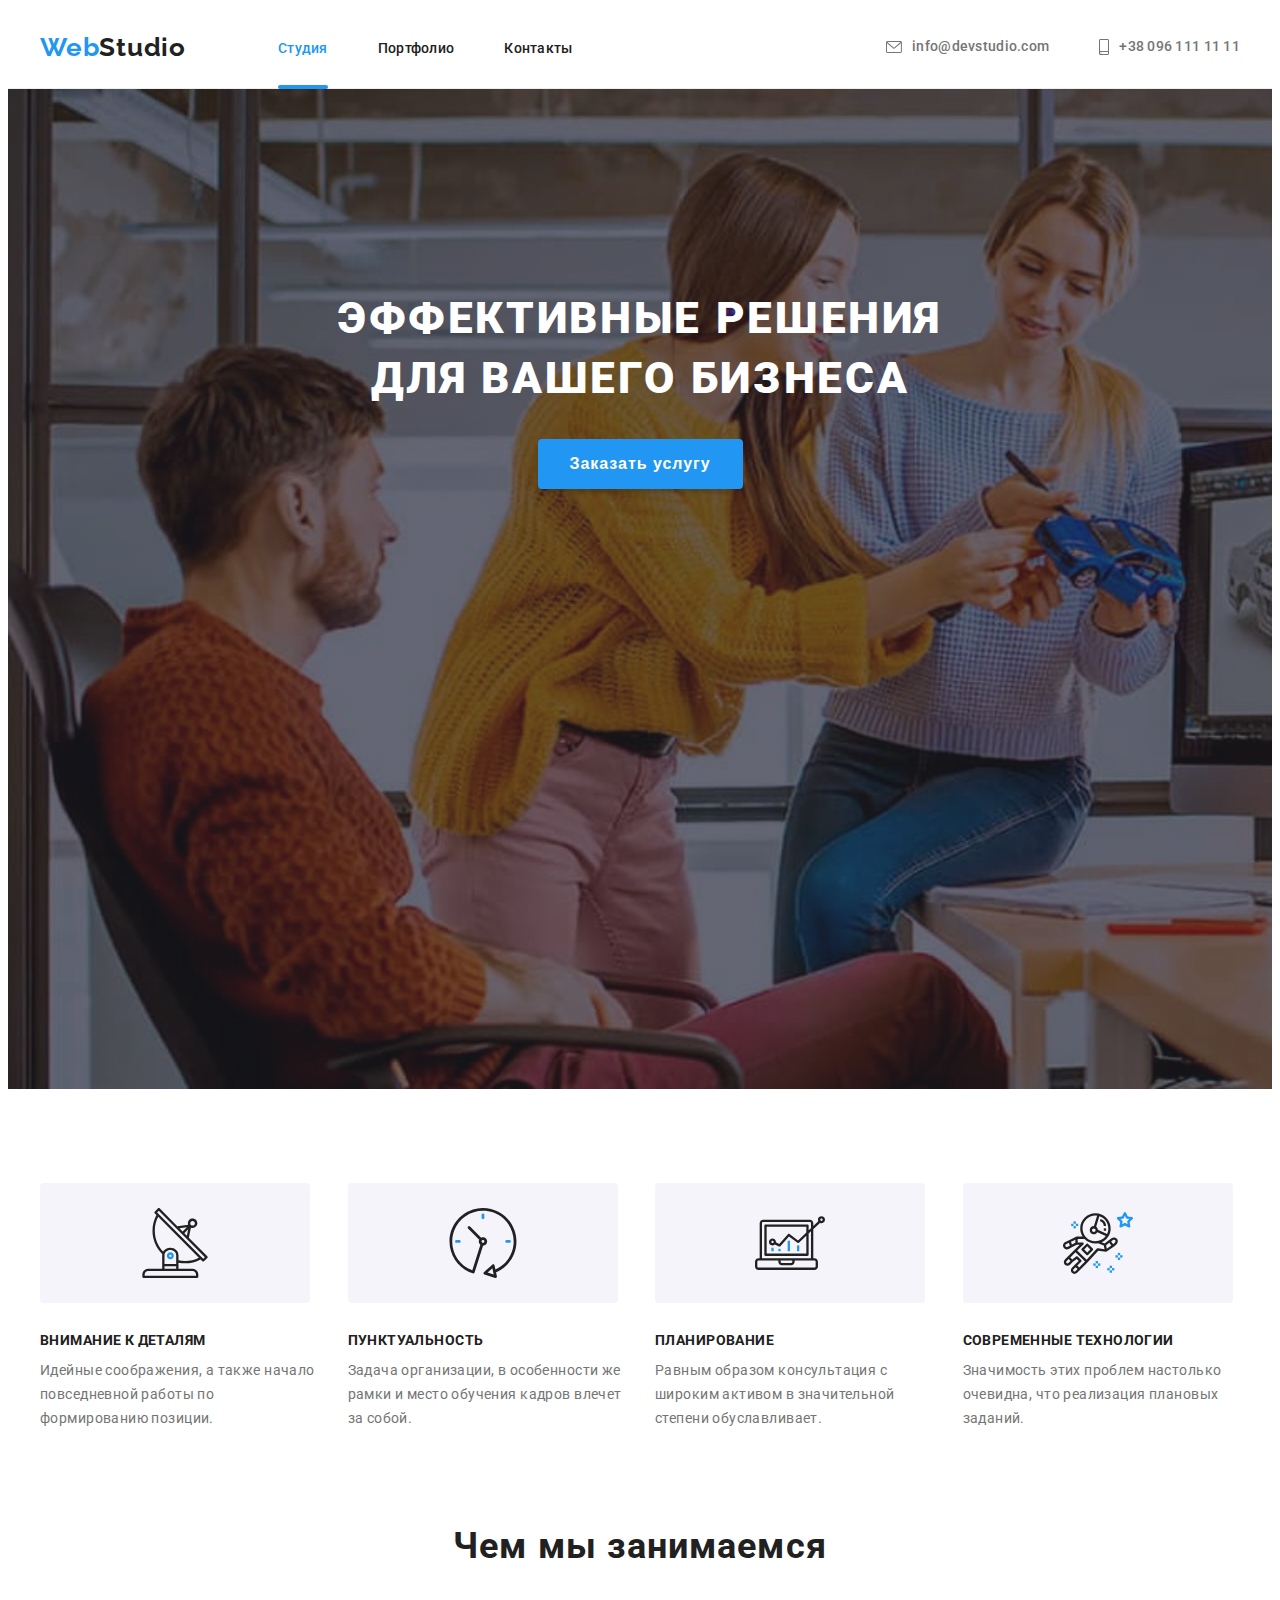
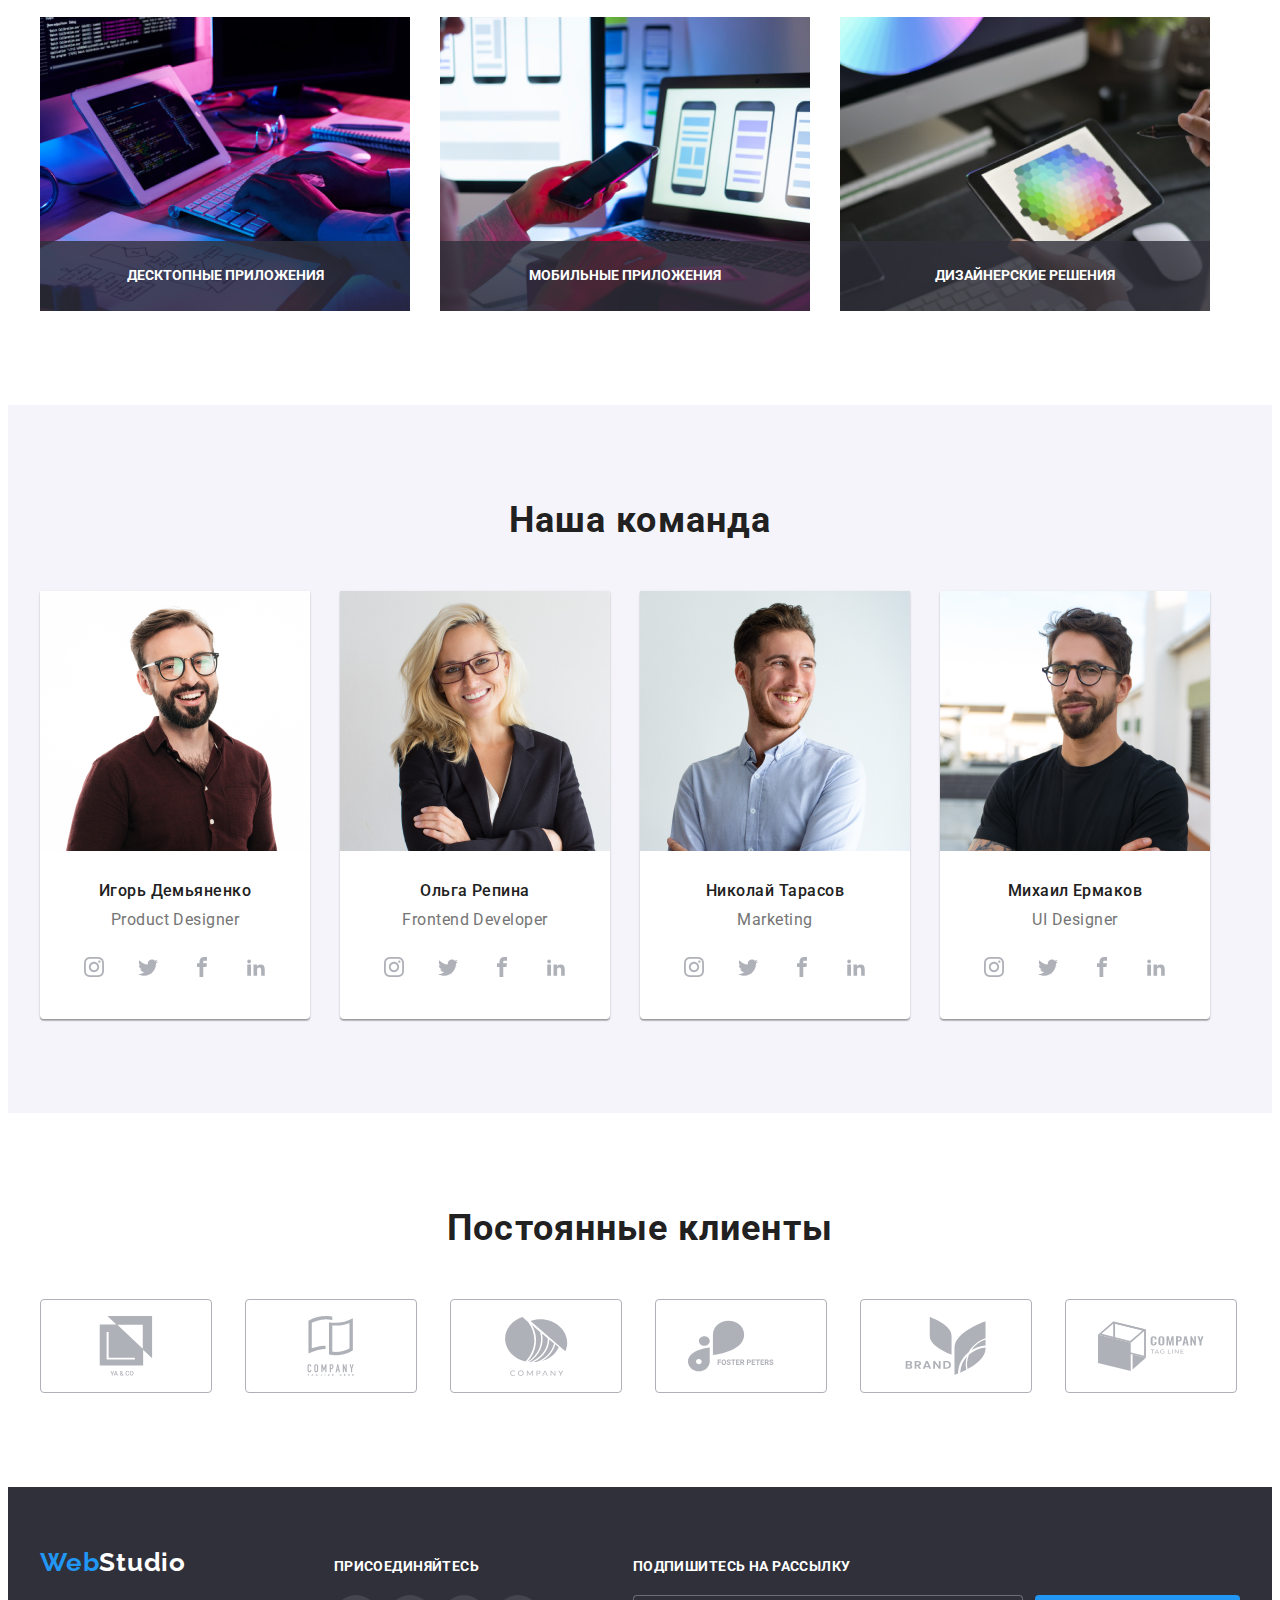
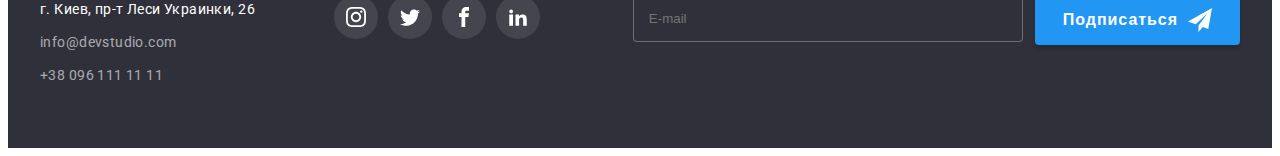
<file: index.html>
<!DOCTYPE html>
<html lang="ru">

<head>
    <meta charset="UTF-8">
    <meta name="viewport" content="width=device-width, initial-scale=1.0">
    <meta http-equiv="X-UA-Compatible" content="IE=edge">
    <title>MyProject</title>
    <link rel="stylesheet" href="https://cdnjs.cloudflare.com/ajax/libs/modern-normalize/1.0.0/modern-normalize.min.css"
        integrity="sha512-ISS7cAi1PEhQ8jnbJpJZMd29NlhNj4AWYyLOSp2CE/CsHxTCu+r+t0D2yoJudVrd0/8fTVPUVDzY5Tvli75u/g=="
        crossorigin="anonymous" />
    <link rel="stylesheet" href="https://cdnjs.cloudflare.com/ajax/libs/animate.css/4.1.1/animate.min.css" />
    <link rel="preconnect" href="https://fonts.gstatic.com">
    <link rel="preconnect" href="https://fonts.gstatic.com">
    <link
        href="https://fonts.googleapis.com/css2?family=Raleway:wght@700&family=Roboto:wght@400;500;700;900&display=swap"
        rel="stylesheet">
    <!-- <link rel="stylesheet" href="./css/styles.css"> -->
    <link rel="stylesheet" href="./css/main.min.css">
</head>

<body>
    <!-- HEADER -->
    <header class="header">
        <div class="container header__container">
            <nav class="header__nav">
                <a href="./index.html" class="logo header__logo link">Web<span
                        class="header__logo-second">Studio</span></a>
                <ul class="nav-list list">
                    <li class="nav-list__item">
                        <a href="./index.html" class="nav-list__link link current">Студия</a>
                    </li>
                    <li class="nav-list__item">
                        <a href="./portfolio.html" class="nav-list__link link">Портфолио</a>
                    </li>
                    <li class="nav-list__item">
                        <a href="" class="nav-list__link link">Контакты</a>
                    </li>
                </ul>
            </nav>
            <ul class="header-contact-list list">
                <li class="header-contact-list__item">
                    <a class="header-contact-list__link link" href="mailto:info@devstudio.com">
                        <svg class="header-contact-list__icon" width="16" height="12">
                            <use href="./images/symbol-defs.svg#icon-envelope"></use>
                        </svg>info@devstudio.com</a>
                </li>
                <li class="header-contact-list__item">
                    <a class="header-contact-list__link link" href="tel:+380961111111">
                        <svg class="header-contact-list__icon" width="10" height="16">
                            <use href="./images/symbol-defs.svg#icon-smartphone"></use>
                        </svg>+38 096 111 11 11</a>
                </li>
            </ul>
        </div>
    </header>

    <main>
        <!-- HERO -->
        <section class="hero hero-background">
            <div class="container">
                <h1 class="hero-title">Эффективные решения для вашего бизнеса</h1>
                <button class="modal-btn" type="button" data-modal-open>Заказать услугу</button>
            </div>
        </section>

        <!-- ADVANTAGES -->
        <section class="advantages">
            <div class="container">
                <ul class="list advantages-list">
                    <li class="advantages-list__item">
                        <div class="advantages-list__icon">
                            <svg class="advantages-symbol">
                                <use href="./images/symbol-defs.svg#icon-antenna"></use>
                            </svg>
                        </div>
                        <h3 class="advantages-list__title">Внимание к деталям</h3>
                        <p class="advantages-list__text">Идейные соображения, а также начало повседневной работы по
                            формированию
                            позиции.</p>
                    </li>
                    <li class="advantages-list__item">
                        <div class="advantages-list__icon">
                            <svg class="advantages-symbol">
                                <use href="./images/symbol-defs.svg#icon-clock"></use>
                            </svg>
                        </div>
                        <h3 class="advantages-list__title">Пунктуальность</h3>
                        <p class="advantages-list__text">Задача организации, в особенности же рамки и место обучения
                            кадров
                            влечет за
                            собой.</p>
                    </li>
                    <li class="advantages-list__item">
                        <div class="advantages-list__icon">
                            <svg class="advantages-symbol">
                                <use href="./images/symbol-defs.svg#icon-diagram"></use>
                            </svg>
                        </div>
                        <h3 class="advantages-list__title">Планирование</h3>
                        <p class="advantages-list__text">Равным образом консультация с широким активом в значительной
                            степени
                            обуславливает.</p>
                    </li>
                    <li class="advantages-list__item">
                        <div class="advantages-list__icon">
                            <svg class="advantages-symbol">
                                <use href="./images/symbol-defs.svg#icon-astronaut"></use>
                            </svg>
                        </div>
                        <h3 class="advantages-list__title">Современные технологии</h3>

                        <p class="advantages-list__text">Значимость этих проблем настолько очевидна, что реализация
                            плановых
                            заданий.
                        </p>
                    </li>
                </ul>
            </div>
        </section>

        <!-- ABOUT US -->
        <section class="about-us section">
            <div class="container">
                <h2 class="subtitle">Чем мы занимаемся</h2>
                <ul class="about-list list">
                    <li class="about-list__item">
                        <div class="about-list__image-wrapper">
                            <img class="about-list-img" src="./images/about_us/about-img-1.jpg"
                                alt="Веб-дизайн для ноутбуков" width="370" height="294">
                            <p class="about-img-description">Десктопные приложения</p>
                        </div>
                    </li>
                    <li class="about-list__item">
                        <div class="about-list__image-wrapper">
                            <img class="about-list-img" src="./images/about_us/about-img-2.jpg"
                                alt="Веб-дизайн для смартфонов" width="370" height="294">
                            <p class="about-img-description">Мобильные приложения</p>
                        </div>
                    </li>
                    <li class="about-list__item">
                        <div class="about-list__image-wrapper">
                            <img class="about-list-img" src="./images/about_us/about-img-3.jpg"
                                alt="Веб-дизайн для планшетов" width="370" height="294">
                            <p class="about-img-description">Дизайнерские решения</p>
                        </div>
                    </li>
                </ul>
            </div>
        </section>

        <!-- OUR TEAM -->
        <section class="our-team section">
            <div class="container">
                <h2 class="subtitle">Наша команда</h2>
                <ul class="our-team-list list">
                    <li class="our-team-list__item">
                        <img class="our-team-list__img" src="./images/our_team/team-img-1.jpg"
                            alt="фото Игорь Демьяненко" width="270" height="260">
                        <div class="our-team-list__content team-member">
                            <h3 class="team-member__name">Игорь Демьяненко</h3>
                            <p class="team-member__position" lang="en">Product Designer</p>
                            <ul class="list social-media">
                                <li class="social-list">
                                    <a href="https://www.instagram.com/" target="_blank" rel="noreferrer noopener"
                                        class="link social-list-link">
                                        <svg class="social-icon">
                                            <use href="./images/sprite.svg#icon-instagram"></use>
                                        </svg>
                                    </a>
                                </li>
                                <li class="social-list">
                                    <a href="https://www.twitter.com/" target="_blank" rel="noreferrer noopener"
                                        class="link social-list-link">
                                        <svg class="social-icon">
                                            <use href="./images/sprite.svg#icon-twitter"></use>
                                        </svg>
                                    </a>
                                </li>
                                <li class="social-list">
                                    <a href="https://www.facebook.com/" target="_blank" rel="noreferrer noopener"
                                        class="link social-list-link">
                                        <svg class="social-icon">
                                            <use href="./images/sprite.svg#icon-facebook"></use>
                                        </svg>
                                    </a>
                                </li>
                                <li class="social-list">
                                    <a href="https://www.linkedin.com/" target="_blank" rel="noreferrer noopener"
                                        class="link social-list-link">
                                        <svg class="social-icon">
                                            <use href="./images/sprite.svg#icon-linkedin2"></use>
                                        </svg>
                                    </a>
                                </li>
                            </ul>
                        </div>
                    </li>
                    <li class="our-team-list__item">
                        <img class="our-team-list__img" src="./images/our_team/team-img-2.jpg" alt="фото Ольга Репина"
                            width="270" height="260">
                        <div class="our-team-list__content team-member">
                            <h3 class="team-member__name">Ольга Репина</h3>
                            <p class="team-member__position" lang="en">Frontend Developer</p>
                            <ul class="list social-media">
                                <li class="social-list">
                                    <a href="https://www.instagram.com/" target="_blank" rel="noreferrer noopener"
                                        class="link social-list-link">
                                        <svg class="social-icon">
                                            <use href="./images/sprite.svg#icon-instagram"></use>
                                        </svg>
                                    </a>
                                </li>
                                <li class="social-list">
                                    <a href="https://www.twitter.com/" target="_blank" rel="noreferrer noopener"
                                        class="link social-list-link">
                                        <svg class="social-icon">
                                            <use href="./images/sprite.svg#icon-twitter"></use>
                                        </svg>
                                    </a>
                                </li>
                                <li class="social-list">
                                    <a href="https://www.facebook.com/" target="_blank" rel="noreferrer noopener"
                                        class="link social-list-link">
                                        <svg class="social-icon">
                                            <use href="./images/sprite.svg#icon-facebook"></use>
                                        </svg>
                                    </a>
                                </li>
                                <li class="social-list">
                                    <a href="https://www.linkedin.com/" target="_blank" rel="noreferrer noopener"
                                        class="link social-list-link">
                                        <svg class="social-icon">
                                            <use href="./images/sprite.svg#icon-linkedin2"></use>
                                        </svg>
                                    </a>
                                </li>
                            </ul>
                        </div>
                    </li>
                    <li class="our-team-list__item">
                        <img class="our-team-list__img" src="./images/our_team/team-img-3.jpg"
                            alt="фото Николай Тарасов" width="270" height="260">
                        <div class="our-team-list__content team-member">
                            <h3 class="team-member__name">Николай Тарасов</h3>
                            <p class="team-member__position" lang="en">Marketing</p>
                            <ul class="list social-media">
                                <li class="social-list">
                                    <a href="https://www.instagram.com/" target="_blank" rel="noreferrer noopener"
                                        class="link social-list-link">
                                        <svg class="social-icon">
                                            <use href="./images/sprite.svg#icon-instagram"></use>
                                        </svg>
                                    </a>
                                </li>
                                <li class="social-list">
                                    <a href="https://www.twitter.com/" target="_blank" rel="noreferrer noopener"
                                        class="link social-list-link">
                                        <svg class="social-icon">
                                            <use href="./images/sprite.svg#icon-twitter"></use>
                                        </svg>
                                    </a>
                                </li>
                                <li class="social-list">
                                    <a href="https://www.facebook.com/" target="_blank" rel="noreferrer noopener"
                                        class="link social-list-link">
                                        <svg class="social-icon">
                                            <use href="./images/sprite.svg#icon-facebook"></use>
                                        </svg>
                                    </a>
                                </li>
                                <li class="social-list">
                                    <a href="https://www.linkedin.com/" target="_blank" rel="noreferrer noopener"
                                        class="link social-list-link">
                                        <svg class="social-icon">
                                            <use href="./images/sprite.svg#icon-linkedin2"></use>
                                        </svg>
                                    </a>
                                </li>
                            </ul>
                        </div>
                    </li>
                    <li class="our-team-list__item">
                        <img class="our-team-list__img" src="./images/our_team/team-img-4.jpg" alt="фото Михаил Ермаков"
                            width="270" height="260">
                        <div class="our-team-list__content team-member">
                            <h3 class="team-member__name">Михаил Ермаков</h3>
                            <p class="team-member__position" lang="en">UI Designer</p>
                            <ul class="list social-media">
                                <li class="social-list">
                                    <a href="https://www.instagram.com/" target="_blank" rel="noreferrer noopener"
                                        class="link social-list-link">
                                        <svg class="social-icon">
                                            <use href="./images/sprite.svg#icon-instagram"></use>
                                        </svg>
                                    </a>
                                </li>
                                <li class="social-list">
                                    <a href="https://www.twitter.com/" target="_blank" rel="noreferrer noopener"
                                        class="link social-list-link">
                                        <svg class="social-icon">
                                            <use href="./images/sprite.svg#icon-twitter"></use>
                                        </svg>
                                    </a>
                                </li>
                                <li class="social-list">
                                    <a href="https://www.facebook.com/" target="_blank" rel="noreferrer noopener"
                                        class="link social-list-link">
                                        <svg class="social-icon">
                                            <use href="./images/sprite.svg#icon-facebook"></use>
                                        </svg>
                                    </a>
                                </li>
                                <li class="social-list">
                                    <a href="https://www.linkedin.com/" target="_blank" rel="noreferrer noopener"
                                        class="link social-list-link">
                                        <svg class="social-icon">
                                            <use href="./images/sprite.svg#icon-linkedin2"></use>
                                        </svg>
                                    </a>
                                </li>
                            </ul>
                        </div>
                    </li>
                </ul>
            </div>
        </section>

        <!-- OUR CLIENTS -->
        <section class="section clients-section">
            <div class="container">
                <h2 class="subtitle">Постоянные клиенты</h2>
                <ul class="list clients-list">
                    <li class="clients-list__item">
                        <a href="" class="clients-list__company-link">
                            <svg class="company-logo">
                                <use href="./images/sprite-one.svg#icon-client1"></use>
                            </svg>
                        </a>
                    </li>
                    <li class="clients-list__item">
                        <a href="" class="clients-list__company-link">
                            <svg class="company-logo">
                                <use href="./images/sprite-one.svg#icon-client2"></use>
                            </svg>
                        </a>
                    </li>
                    <li class="clients-list__item">
                        <a href="" class="clients-list__company-link">
                            <svg class="company-logo">
                                <use href="./images/sprite-one.svg#icon-client3"></use>
                            </svg>
                        </a>
                    </li>
                    <li class="clients-list__item">
                        <a href="" class="clients-list__company-link">
                            <svg class="company-logo">
                                <use href="./images/sprite-one.svg#icon-client4"></use>
                            </svg>
                        </a>
                    </li>
                    <li class="clients-list__item">
                        <a href="" class="clients-list__company-link">
                            <svg class="company-logo">
                                <use href="./images/sprite-one.svg#icon-client5"></use>
                            </svg>
                        </a>
                    </li>
                    <li class="clients-list__item">
                        <a href="" class="clients-list__company-link">
                            <svg class="company-logo">
                                <use href="./images/sprite-one.svg#icon-client6"></use>
                            </svg>
                        </a>
                    </li>
                </ul>
            </div>
        </section>
    </main>

    <!-- FOOTER -->
    <footer class="footer footer-background">
        <div class="container footer__contact-container">
            <div class="footer__address">
                <a class="logo link footer__logo" href="">Web<span class="footer__logo-second">Studio</span></a>
                <ul class="footer-list list">
                    <li class="footer-list__item">
                        <a class="footer-list__address-link link" href="https://goo.gl/maps/kH56KX3NDY2kBuDz9"
                            target="_blank" rel="noopener noreferrer">г. Киев, пр-т
                            Леси Украинки, 26</a>
                    </li>
                    <li class="footer-list__item">
                        <a class="footer-list__contact-link link"
                            href="mailto:info@devstudio.com">info@devstudio.com</a>
                    </li>
                    <li class="footer-list__item">
                        <a class="footer-list__contact-link link" href="tel:+380961111111">+38 096 111 11 11</a>
                    </li>
                </ul>
            </div>
            <div class="footer__join-container">
                <p class="join-title">Присоединяйтесь</p>
                <ul class="list join-list">
                    <li class="join-social">
                        <a class="join-social__link" href="https://www.instagram.com/" target="_blank"
                            rel="noreferrer noopener">
                            <svg class="join-social-icon">
                                <use href="./images/sprite.svg#icon-instagram"></use>
                            </svg>
                        </a>
                    </li>
                    <li class="join-social">
                        <a class="join-social__link" href="https://www.twitter.com/" target="_blank"
                            rel="noreferrer noopener">
                            <svg class="join-social-icon">
                                <use href="./images/sprite.svg#icon-twitter"></use>
                            </svg>
                        </a>
                    </li>
                    <li class="join-social">
                        <a class="join-social__link" href="https://www.facebook.com/" target="_blank"
                            rel="noreferrer noopener">
                            <svg class="join-social-icon">
                                <use href="./images/sprite.svg#icon-facebook"></use>
                            </svg>
                        </a>
                    </li>
                    <li class="join-social">
                        <a class="join-social__link" href="https://www.linkedin.com/" target="_blank"
                            rel="noreferrer noopener">
                            <svg class="join-social-icon">
                                <use href="./images/sprite.svg#icon-linkedin2"></use>
                            </svg>
                        </a>
                    </li>
                </ul>
            </div>
            <div class="footer__mailing-container">
                <p class="mailing-title">Подпишитесь на рассылку</p>
                <form action="#" class="mailing-form">
                    <label class="mailing-form__field">
                        <input class="mailing-form__input" type="email" name="email" placeholder="E-mail">
                    </label>
                    <button type="submit" class="mailing-form__button">Подписаться
                        <svg class="mailing-button-icon" width="24" height="24">
                            <use href="./images/icons.svg#icon-send"></use>
                        </svg>
                    </button>
                </form>
            </div>
        </div>
    </footer>

    <!-- BACKDROP -->
    <div class="backdrop is is-hidden" data-modal>
        <div class="modal">
            <button type="button" class="modal-close-btn" data-modal-close>
                <svg class="close-btn-icon" width="18" height="18">
                    <use href="./images/sprite-two.svg#icon-close-black-18dp-2-1"></use>
                </svg>
            </button>
            <form action="#" class="modal-form">
                <p class="modal-form-head">Оставьте свои данные, мы вам перезвоним</p>
                <label class="modal-form-field">
                    Имя
                    <span class="modal-form-input-wrapper">
                        <input type="text" name="user-name" class="modal-form-input" minlength="2">
                        <svg class="modal-form-icon">
                            <use href="./images/icons.svg#icon-person"></use>
                        </svg>
                    </span>
                </label>
                <label class="modal-form-field">
                    Телефон
                    <span class="modal-form-input-wrapper">
                        <input type="tel" name="user-phone" class="modal-form-input"
                            pattern="[0-9]{3}-[0-9]{3}-[0-9]{2}-[0-9]{2}">
                        <svg class="modal-form-icon">
                            <use href="./images/icons.svg#icon-phone"></use>
                        </svg>
                    </span>
                </label>
                <label class="modal-form-field">
                    Почта
                    <span class="modal-form-input-wrapper">
                        <input type="email" name="user-email" class="modal-form-input">
                        <svg class="modal-form-icon">
                            <use href="./images/icons.svg#icon-email"></use>
                        </svg>
                    </span>
                </label>
                <label class="modal-form-field">
                    Комментарий
                    <textarea name="user-message" class="modal-form-message" placeholder="Введите текст"></textarea>
                </label>

                <label for="checkbox-policy" class="modal-form-checkbox-policy">
                    <input type="checkbox" name="user-policy" class="modal-form-checkbox visually-hidden"
                        id="checkbox-policy" required>
                    <span class="checkbox-icon"></span>
                    Соглашаюсь с рассылкой и принимаю &nbsp;
                    <a class="modal-form-policy-link" href="">Условия
                        договора</a>
                </label>
                <button type="submit" class="modal-form-btn">Отправить</button>
            </form>
        </div>
    </div>
    <script src="./js/modal.js"></script>
</body>

</html>
</file>
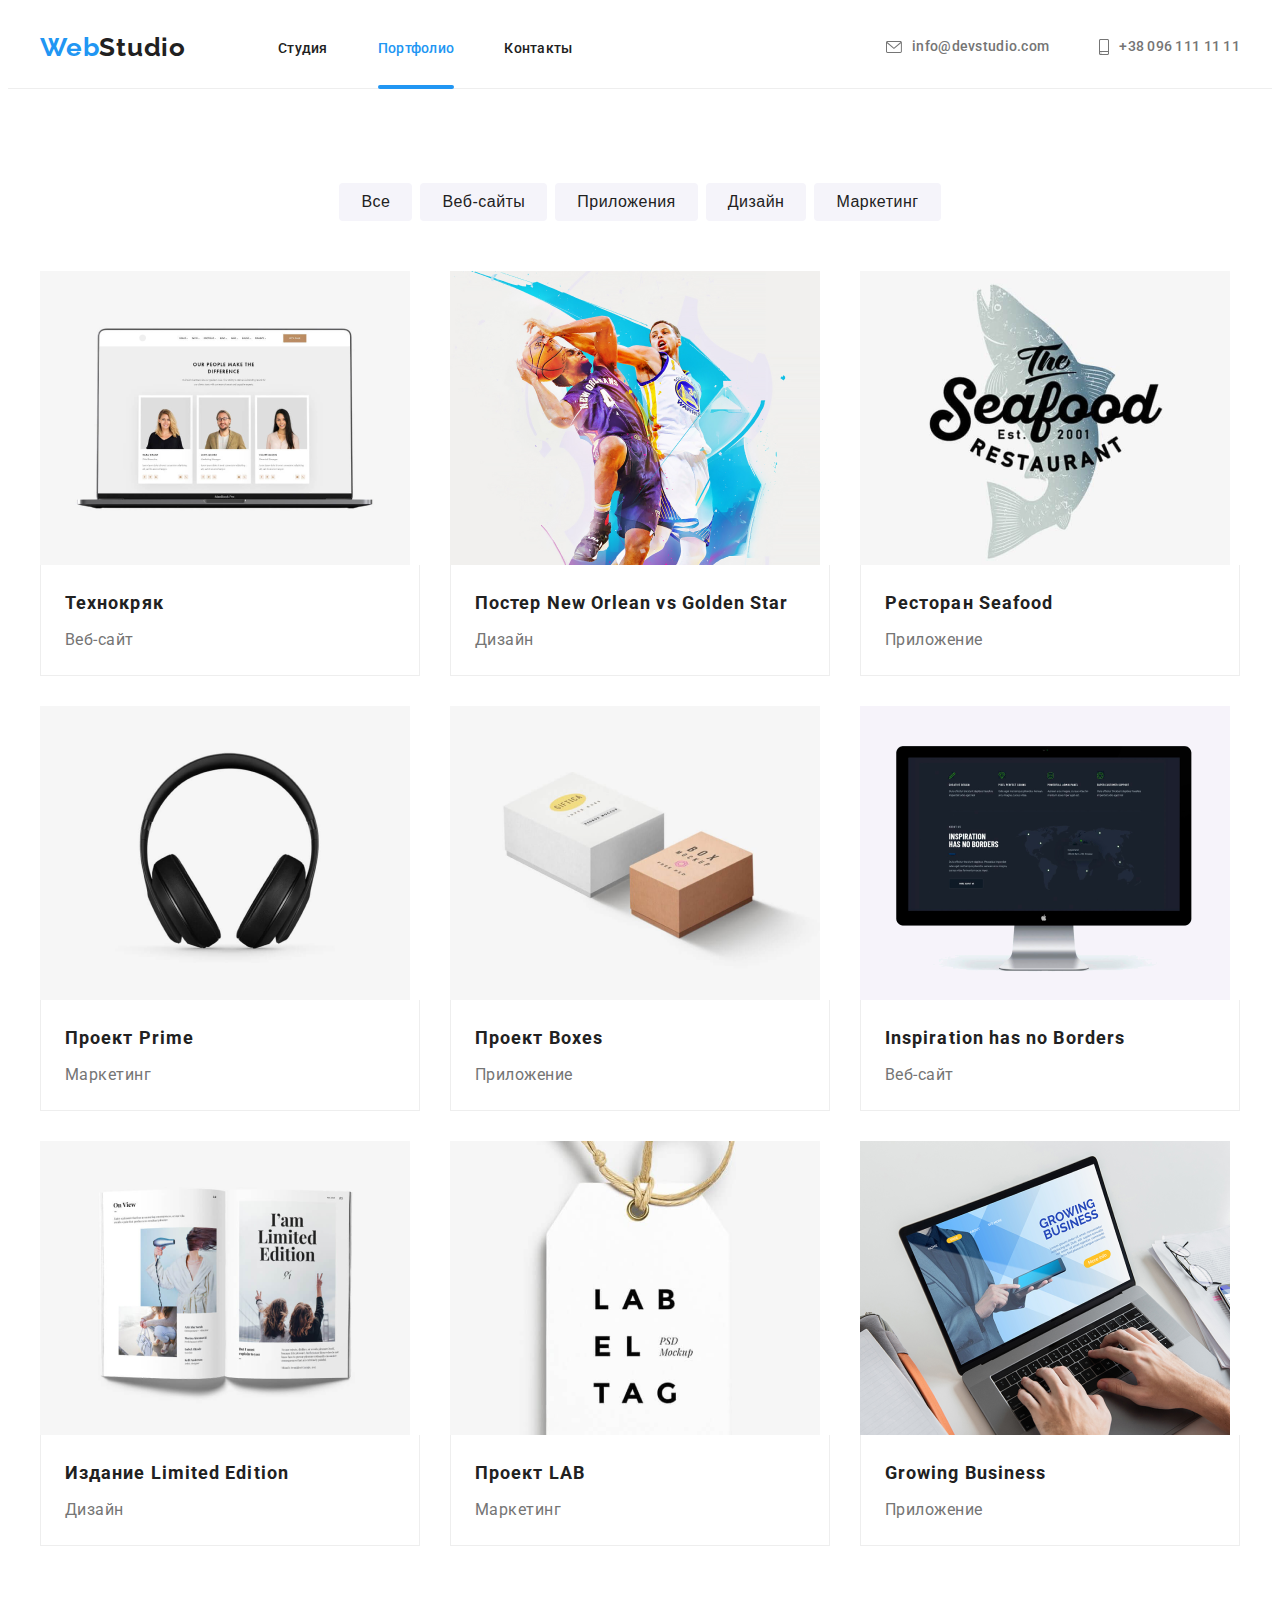
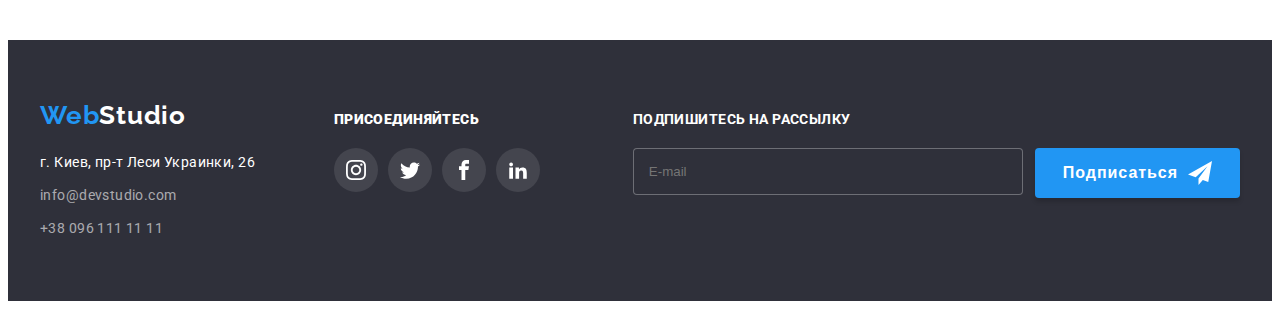
<file: portfolio.html>
<!DOCTYPE html>
<html lang="en">

<head>
    <meta charset="UTF-8">
    <meta http-equiv="X-UA-Compatible" content="IE=edge">
    <meta name="viewport" content="width=device-width, initial-scale=1.0">
    <title>Portfolio</title>
    <link rel="stylesheet" href="https://cdnjs.cloudflare.com/ajax/libs/modern-normalize/1.0.0/modern-normalize.min.css"
        integrity="sha512-ISS7cAi1PEhQ8jnbJpJZMd29NlhNj4AWYyLOSp2CE/CsHxTCu+r+t0D2yoJudVrd0/8fTVPUVDzY5Tvli75u/g=="
        crossorigin="anonymous" />
    <link rel="stylesheet" href="https://cdnjs.cloudflare.com/ajax/libs/animate.css/4.1.1/animate.min.css" />
    <link rel="preconnect" href="https://fonts.gstatic.com">
    <link rel="preconnect" href="https://fonts.gstatic.com">
    <link
        href="https://fonts.googleapis.com/css2?family=Raleway:wght@700&family=Roboto:wght@400;500;700;900&display=swap"
        rel="stylesheet">
    <!-- <link rel="stylesheet" href="./css/styles.css"> -->
    <link rel="stylesheet" href="./css/main.min.css">
</head>

<body>
    <!-- HEADER -->
    <header class="header">
        <div class="container header__container">
            <nav class="header__nav">
                <a class="logo header__logo link" href="./index.html">Web<span
                        class="header__logo-second">Studio</span></a>
                <ul class="nav-list list">
                    <li class="nav-list__item">
                        <a class="nav-list__link link" href="./index.html">Студия</a>
                    </li>
                    <li class="nav-list__item">
                        <a class="nav-list__link link current" href="./portfolio.html">Портфолио</a>
                    </li>
                    <li class="nav-list__item">
                        <a class="nav-list__link link" href="">Контакты</a>
                    </li>
                </ul>
            </nav>

            <ul class="header-contact-list list">
                <li class="header-contact-list__item">
                    <a class="header-contact-list__link link" href="mailto:info@devstudio.com">
                        <svg class="header-contact-list__icon" width="16" height="12">
                            <use href="./images/symbol-defs.svg#icon-envelope"></use>
                        </svg>info@devstudio.com</a>
                </li>
                <li class="header-contact-list__item">
                    <a class="header-contact-list__link link" href="tel:+380961111111">
                        <svg class="header-contact-list__icon" width="10" height="16">
                            <use href="./images/symbol-defs.svg#icon-smartphone"></use>
                        </svg>+38 096 111 11 11</a>
                </li>
            </ul>
        </div>
    </header>

    <main>
        <section class="section">
            <!-- BUTOTNS -->
            <div class="container">
                <ul class="portfolio-button-list list">
                    <li class="portfolio-button-list__item">
                        <button class="portfolio-modal-btn" type="button">Все</button>
                    </li>
                    <li class="portfolio-button-list__item">
                        <button class="portfolio-modal-btn" type="button">Веб-сайты</button>
                    </li>
                    <li class="portfolio-button-list__item">
                        <button class="portfolio-modal-btn" type="button">Приложения</button>
                    </li>
                    <li class="portfolio-button-list__item">
                        <button class="portfolio-modal-btn" type="button">Дизайн</button>
                    </li>
                    <li class="portfolio-button-list__item">
                        <button class="portfolio-modal-btn" type="button">Маркетинг</button>
                    </li>
                </ul>
            </div>

            <!-- PROJECT LIST -->
            <div class="container">
                <ul class="list project-list">
                    <li class="project-list__item">
                        <a href="" class="project-list__link link">
                            <div class="portfolio-image-wrapper">
                                <img src="./images/portfolio/portfolio-img-1.jpg" alt="Страница сайта" width="370"
                                    height="294">
                                <p class="overlay">Технокряк это современная площадка распространения коронавируса.
                                    Компании
                                    используют эту платформу для цифрового
                                    шпионажа и атак на защищённые сервера конкурентов.</p>
                            </div>
                            <div class="project-list-content">
                                <h2 class="project-name">Технокряк</h2>
                                <p class="project-type">Веб-сайт</p>
                            </div>
                        </a>
                    </li>
                    <li class="project-list__item">
                        <a href="" class="project-list__link link">
                            <div class="portfolio-image-wrapper">
                                <img src="./images/portfolio/portfolio-img-2.jpg" alt="Постер" width="370" height="294">
                                <p class="overlay">Технокряк это современная площадка распространения коронавируса.
                                    Компании
                                    используют эту платформу для цифрового
                                    шпионажа и атак на защищённые сервера конкурентов.</p>
                            </div>
                            <div class="project-list-content">
                                <h2 class="project-name">Постер New Orlean vs Golden Star</h2>
                                <p class="project-type">Дизайн</p>
                            </div>
                        </a>
                    </li>
                    <li class="project-list__item">
                        <a href="" class="project-list__link link">
                            <div class="portfolio-image-wrapper">
                                <img src="./images/portfolio/portfolio-img-3.jpg" alt="Логотип ресторана" width="370"
                                    height="294">
                                <p class="overlay">Технокряк это современная площадка распространения коронавируса.
                                    Компании
                                    используют эту платформу для цифрового
                                    шпионажа и атак на защищённые сервера конкурентов.</p>
                            </div>
                            <div class="project-list-content">
                                <h2 class="project-name">Ресторан Seafood</h2>
                                <p class="project-type">Приложение</p>
                            </div>
                        </a>
                    </li>
                    <li class="project-list__item">
                        <a href="" class="project-list__link link">
                            <div class="portfolio-image-wrapper">
                                <img src="./images/portfolio/portfolio-img-4.jpg" alt="Наушники" width="370"
                                    height="294">
                                <p class="overlay">Технокряк это современная площадка распространения коронавируса.
                                    Компании
                                    используют эту платформу для цифрового
                                    шпионажа и атак на защищённые сервера конкурентов.</p>
                            </div>
                            <div class="project-list-content">
                                <h2 class="project-name">Проект Prime</h2>
                                <p class="project-type">Маркетинг</p>
                            </div>
                        </a>
                    </li>
                    <li class="project-list__item">
                        <a href="" class="project-list__link link">
                            <div class="portfolio-image-wrapper">
                                <img src="./images/portfolio/portfolio-img-5.jpg" alt="Коробки" width="370"
                                    height="294">
                                <p class="overlay">Технокряк это современная площадка распространения коронавируса.
                                    Компании
                                    используют эту платформу для цифрового
                                    шпионажа и атак на защищённые сервера конкурентов.</p>
                            </div>
                            <div class="project-list-content">
                                <h2 class="project-name">Проект Boxes</h2>
                                <p class="project-type">Приложение</p>
                            </div>
                        </a>
                    </li>
                    <li class="project-list__item">
                        <a href="" class="project-list__link link">
                            <div class="portfolio-image-wrapper">
                                <img src="./images/portfolio/portfolio-img-6.jpg" alt="Страница сайта" width="370"
                                    height="294">
                                <p class="overlay">Технокряк это современная площадка распространения коронавируса.
                                    Компании
                                    используют эту платформу для цифрового
                                    шпионажа и атак на защищённые сервера конкурентов.</p>
                            </div>
                            <div class="project-list-content">
                                <h2 class="project-name">Inspiration has no Borders</h2>
                                <p class="project-type">Веб-сайт</p>
                            </div>
                        </a>
                    </li>
                    <li class="project-list__item">
                        <a href="" class="project-list__link link">
                            <div class="portfolio-image-wrapper">
                                <img src="./images/portfolio/portfolio-img-7.jpg" alt="Брошюра" width="370"
                                    height="294">
                                <p class="overlay">Технокряк это современная площадка распространения коронавируса.
                                    Компании
                                    используют эту платформу для цифрового
                                    шпионажа и атак на защищённые сервера конкурентов.</p>
                            </div>
                            <div class="project-list-content">
                                <h2 class="project-name">Издание Limited Edition</h2>
                                <p class="project-type">Дизайн</p>
                            </div>
                        </a>
                    </li>
                    <li class="project-list__item">
                        <a href="" class="project-list__link link">
                            <div class="portfolio-image-wrapper">
                                <img src="./images/portfolio/portfolio-img-8.jpg" alt="Этикетка" width="370"
                                    height="294">
                                <p class="overlay">Технокряк это современная площадка распространения коронавируса.
                                    Компании
                                    используют эту платформу для цифрового
                                    шпионажа и атак на защищённые сервера конкурентов.</p>
                            </div>
                            <div class="project-list-content">
                                <h2 class="project-name">Проект LAB</h2>
                                <p class="project-type">Маркетинг</p>
                            </div>
                        </a>
                    </li>
                    <li class="project-list__item">
                        <a href="" class="project-list__link link">
                            <div class="portfolio-image-wrapper">
                                <img src="./images/portfolio/portfolio-img-9.jpg" alt="Ноутбук" width="370"
                                    height="294">
                                <p class="overlay">Технокряк это современная площадка распространения коронавируса.
                                    Компании
                                    используют эту платформу для цифрового
                                    шпионажа и атак на защищённые сервера конкурентов.</p>
                            </div>
                            <div class="project-list-content">
                                <h2 class="project-name">Growing Business</h2>
                                <p class="project-type">Приложение</p>
                            </div>
                        </a>
                    </li>
                </ul>
            </div>
        </section>
    </main>

    <!-- FOOTER -->
    <footer class="footer footer-background">
        <div class="container footer__contact-container">
            <div class="footer__address">
                <a class="logo link footer__logo" href="">Web<span class="footer__logo-second">Studio</span></a>
                <ul class="footer-list list">
                    <li class="footer-list__item">
                        <a class="footer-list__address-link link" href="https://goo.gl/maps/kH56KX3NDY2kBuDz9"
                            target="_blank" rel="noopener noreferrer">г. Киев, пр-т
                            Леси Украинки, 26</a>
                    </li>
                    <li class="footer-list__item">
                        <a class="footer-list__contact-link link"
                            href="mailto:info@devstudio.com">info@devstudio.com</a>
                    </li>
                    <li class="footer-list__item">
                        <a class="footer-list__contact-link link" href="tel:+380961111111">+38 096 111 11 11</a>
                    </li>
                </ul>
            </div>

            <div class="footer__join-container">
                <p class="join-title"><b>Присоединяйтесь</b></p>
                <ul class="list join-list">
                    <li class="join-social">
                        <a class="join-social__link" href="https://www.instagram.com/" target="_blank"
                            rel="noreferrer noopener">
                            <svg class="join-social-icon">
                                <use href="./images/sprite.svg#icon-instagram"></use>
                            </svg>
                        </a>
                    </li>
                    <li class="join-social">
                        <a class="join-social__link" href="https://www.twitter.com/" target="_blank"
                            rel="noreferrer noopener">
                            <svg class="join-social-icon">
                                <use href="./images/sprite.svg#icon-twitter"></use>
                            </svg>
                        </a>
                    </li>
                    <li class="join-social">
                        <a class="join-social__link" href="https://www.facebook.com/" target="_blank"
                            rel="noreferrer noopener">
                            <svg class="join-social-icon">
                                <use href="./images/sprite.svg#icon-facebook"></use>
                            </svg>
                        </a>
                    </li>
                    <li class="join-social">
                        <a class="join-social__link" href="https://www.linkedin.com/" target="_blank"
                            rel="noreferrer noopener">
                            <svg class="join-social-icon">
                                <use href="./images/sprite.svg#icon-linkedin2"></use>
                            </svg>
                        </a>
                    </li>
                </ul>
            </div>
            <div class="footer__mailing-container">
                <p class="mailing-title">Подпишитесь на рассылку</p>
                <form action="#" class="mailing-form">
                    <label class="mailing-form__field">
                        <input class="mailing-form__input" type="email" name="email" placeholder="E-mail">
                    </label>
                    <button type="submit" class="mailing-form__button">Подписаться
                        <svg class="mailing-button-icon" width="24" height="24">
                            <use href="./images/icons.svg#icon-send"></use>
                        </svg>
                    </button>
                </form>
            </div>
        </div>

    </footer>
</body>

</html>
</file>
<file: css/styles.css>
/* ================= HEADER ================= */

/* ================= END HEADER ================= */

/* ================= HERO ================= */

/* ================= END HERO ================= */

/* ================= ADVANTAGES ================= */

/* ================= END ADVANTAGES ================= */

/* ================= ABOUT US ================= */

/* ================= END ABOUT US ================= */

/* ================= OUR TEAM ================= */

/* ================= END OUR TEAM ================= */

/* ================= OUR CLIENTS ================= */

/* ================= END OUR CLIENTS ================= */

/* ================= FOOTER ================= */

/* ================= END FOOTER ================= */

/* ================= COMPONENTS ================= */

/* ================= END COMPONENTS ================= */

/* ================= PORTFOLIO BUTTONS ================= */

/* ================= END PORTFOLIO BUTTONS ================= */

/* ================= PROJECT LIST =================*/

/* ================= END PROJECT LIST ================= */

/* ================= MODAL WINDOW ================= */

/* ================= END MODAL WINDOW ================= */
</file>
<file: css/main.min.css>
:root{--main-font: "Roboto", sans-serif;--secondary-font: "Raleway", sans-serif;--titles-color: #212121;--main-text-color: #757575;--secondary-text-color: #ffffff;--accent-color: #2196f3;--footer-link-color: rgba(255, 255, 255, 0.6);--button-background-color: #f5f4fa;--footer-bacground-color: #2f303a;--border-color: #eeeeee;--icon-fill-color: #afb1b8}.visually-hidden{position:absolute !important;clip:rect(1px 1px 1px 1px);clip:rect(1px, 1px, 1px, 1px);padding:0 !important;border:0 !important;height:1px !important;width:1px !important;overflow:hidden}h1,h2,h3,h4,h5,h6,p{margin-top:0;margin-bottom:0}ul,ol{margin-top:0;margin-bottom:0;padding-left:0}img{display:block}body{font-family:var(--main-font)}.link{text-decoration:none}.list{list-style:none}.section{padding-top:94px;padding-bottom:94px}.container{width:1200px;padding-left:15px;padding-right:15px;margin:0 auto}.logo{font-family:var(--secondary-font);font-style:normal;font-weight:700;font-size:26px;line-height:1.19;letter-spacing:0.03em;color:var(--accent-color)}.footer__logo-second{color:var(--secondary-text-color)}.subtitle{font-weight:700;font-size:36px;line-height:1.17;text-align:center;letter-spacing:0.03em;margin-bottom:50px;color:var(--titles-color)}.footer-background{background-color:var(--footer-bacground-color)}.social-icon{width:20px;height:20px;fill:var(--icon-fill-color)}.social-list-link:hover .social-icon,.social-list-link:focus .social-icon{fill:var(--secondary-text-color)}.social-media{display:flex;justify-content:space-between}.social-list-link{display:flex;justify-content:center;align-items:center;width:44px;height:44px;background-color:var(--secondary-text-color);border-radius:50%;transition:color 250ms cubic-bezier(0.4, 0, 0.2, 1),background-color 250ms cubic-bezier(0.4, 0, 0.2, 1)}.social-list-link:hover,.social-list-link:focus{background-color:var(--accent-color)}.backdrop{position:fixed;top:0;left:0;width:100vw;height:100vh;background-color:rgba(0,0,0,0.2);z-index:100;transition:opacity 250ms linear, visibility 250ms linear}.is-hidden{opacity:0;visibility:hidden;pointer-events:none}.modal{position:absolute;top:50%;left:50%;transform:translate(-50%, -50%);width:528px;height:581px;padding:40px;background-color:var(--secondary-text-color);border-radius:4px}.modal-close-btn{display:flex;position:absolute;justify-content:center;align-items:center;top:8px;right:8px;width:30px;height:30px;background-color:transparent;border:1px solid rgba(0,0,0,0.1);border-radius:50%;cursor:pointer;padding:0}.modal-form-head{font-size:20px;font-weight:700;text-align:center;margin-bottom:12px;letter-spacing:0.03em}.modal-form{display:flex;flex-direction:column}.modal-form-field{margin-bottom:10px;font-size:12px;line-height:1.16;letter-spacing:0.01em;color:var(--main-text-color)}.modal-form-input{width:100%;height:40px;border:1px solid rgba(33,33,33,0.2);border-radius:4px;padding-left:42px}.modal-form-input:focus{border-color:var(--accent-color);outline:none}.modal-form-input-wrapper{position:relative;display:block;margin-top:4px}.modal-form-icon{display:block;position:absolute;top:50%;left:15px;transform:translateY(-50%);height:18px;width:18px}.modal-form-input:focus+.modal-form-icon{fill:var(--accent-color)}.modal-form-message{width:100%;height:120px;border:1px solid rgba(33,33,33,0.2);border-radius:4px;resize:none;padding:12px 16px;margin-top:4px;margin-bottom:10px}.modal-form-message:focus{outline:none;border-color:var(--accent-color)}.modal-form-message::placeholder{font-size:12px;letter-spacing:0.01em;color:rgba(117,117,117,0.5)}.checkbox-icon{display:inline-block;vertical-align:middle;width:16px;height:15px;border:2px solid var(--titles-color);border-radius:2px;margin-right:7px;transition:border-color 250ms cubic-bezier(0.4, 0, 0.2, 1),background-color 250ms cubic-bezier(0.4, 0, 0.2, 1)}.modal-form-checkbox:focus+.checkbox-icon{border-color:var(--accent-color)}.modal-form-checkbox:checked+.checkbox-icon{background-color:var(--accent-color);background-image:url(../images/icon-check.svg);background-repeat:no-repeat;background-position:50% 50%;border-color:var(--accent-color);border-radius:2px}.modal-form-checkbox-policy{display:flex;align-items:center;position:relative;cursor:pointer;text-align:center;margin-left:12px;font-size:14px;line-height:1.71;letter-spacing:0.03em;color:var(--main-text-color)}.modal-form-policy-link{color:var(--accent-color)}.modal-form-btn{align-self:center;width:200px;height:50px;font-weight:700;font-size:16px;line-height:1.88;letter-spacing:0.06em;cursor:pointer;padding:0px 55px;margin-top:30px;color:var(--secondary-text-color);background:var(--accent-color);box-shadow:0px 4px 4px rgba(0,0,0,0.15);border:none;border-radius:4px}.header{padding-top:24px;padding-bottom:25px;border-bottom:1px solid var(--border-color)}.header__logo-second{color:var(--titles-color)}.header__container{display:flex;align-items:center;justify-content:space-between}.header__nav{display:flex;align-items:center}.header__logo{margin-right:92px}.nav-list{display:flex;align-items:center}.nav-list__item:not(:last-child){margin-right:50px}.nav-list__link{font-weight:500;font-size:14px;line-height:1.14;letter-spacing:0.02em;color:var(--titles-color);transition:color 250ms cubic-bezier(0.4, 0, 0.2, 1);position:relative}.nav-list__link:hover,.nav-list__link:focus{color:var(--accent-color)}.header-contact-list{display:flex;align-items:center;margin-left:auto}.header-contact-list__item:not(:last-child){margin-right:50px}.header-contact-list__link{display:flex;align-items:center;font-weight:500;font-size:14px;line-height:1.14;letter-spacing:0.02em;color:var(--main-text-color);transition:color 250ms cubic-bezier(0.4, 0, 0.2, 1)}.header-contact-list__link:hover,.header-contact-list__link:focus{color:var(--accent-color)}.header-contact-list__icon{fill:currentColor;margin-right:10px;text-align:center}.current{color:var(--accent-color)}.current::after{display:block;position:absolute;content:"";width:100%;height:4px;background-color:var(--accent-color);border-radius:2px;margin-top:28px}.hero{padding-top:200px;padding-bottom:200px}.hero-title{font-weight:900;font-size:44px;line-height:1.36;letter-spacing:0.06em;text-transform:uppercase;margin:0 auto 30px;color:var(--secondary-text-color);width:696px}.modal-btn{height:50px;font-weight:700;font-size:16px;line-height:1.88;letter-spacing:0.06em;cursor:pointer;padding:0px 32px;color:var(--secondary-text-color);background:var(--accent-color);box-shadow:0px 4px 4px rgba(0,0,0,0.15);border:none;border-radius:4px}.hero-background{background-image:linear-gradient(rgba(47,48,58,0.4), rgba(47,48,58,0.4)),url("../images/backgound.jpg");background-repeat:no-repeat;background-size:cover;background-color:var(--footer-bacground-color);max-width:1600px;min-height:600px;text-align:center;margin:0 auto}.advantages{padding-top:94px}.advantages-symbol{width:70px;height:70px}.advantages-list{display:flex;padding-bottom:0;margin-top:-30px;margin-left:-30px;flex-wrap:wrap}.advantages-list__item{width:270px;flex-basis:calc((100% - 120px) / 4);margin-top:30px;margin-left:30px}.advantages-list__title{font-style:normal;font-weight:700;font-size:14px;line-height:1.14;letter-spacing:0.03em;text-transform:uppercase;margin-bottom:10px;color:var(--titles-color)}.advantages-list__text{font-style:normal;font-weight:400;font-size:14px;line-height:1.71;letter-spacing:0.03em;color:var(--main-text-color)}.advantages-list__icon{display:flex;justify-content:center;align-items:center;width:270px;height:120px;margin-bottom:30px;border-radius:4px;background-color:var(--button-background-color)}.about-list{display:flex;margin-left:-30px;margin-top:-30px}.about-list__item{margin-left:30px;margin-top:30px}.about-list__image-wrapper{position:relative}.about-img-description{display:flex;position:absolute;bottom:0;left:0;height:70px;width:100%;justify-content:center;align-items:center;font-weight:700;font-size:14px;line-height:1.14;letter-spacing:3%;text-transform:uppercase;color:var(--secondary-text-color);background-color:rgba(47,48,58,0.8)}.our-team{background:var(--button-background-color)}.our-team-list{display:flex;margin-left:-30px;margin-top:-30px}.our-team-list__item{flex-basis:calc((100%-120px) / 4);margin-left:30px;margin-top:30px;box-shadow:0px 1px 3px rgba(0,0,0,0.12),0px 1px 1px rgba(0,0,0,0.14),0px 2px 1px rgba(0,0,0,0.2);border-radius:0px 0px 4px 4px;background:var(--secondary-text-color)}.our-team-list__content{padding:30px 30px;padding-left:32px;padding-right:32px}.team-member__name{font-style:normal;font-weight:500;font-size:16px;line-height:1.19;text-align:center;letter-spacing:0.03em;margin-bottom:10px;color:var(--titles-color)}.team-member__position{font-style:normal;font-weight:400;font-size:16px;line-height:1.19;text-align:center;letter-spacing:0.03em;color:var(--main-text-color);margin-bottom:16px}.clients-list{display:flex;flex-wrap:wrap;margin-left:-30px;margin-top:-30px}.clients-list__item{flex-basis:calc((100% - 180px) / 6);margin-left:30px;margin-top:30px}.clients-list__company-link{display:flex;justify-content:center;align-items:center;width:170px;height:92px;color:var(--icon-fill-color);border:1px solid var(--icon-fill-color);border-radius:4px;transition:color 250ms cubic-bezier(0.4, 0, 0.2, 1),border-color 250ms cubic-bezier(0.4, 0, 0.2, 1)}.clients-list__company-link:hover,.clients-list__company-link:focus{border:1px solid var(--accent-color);color:var(--accent-color)}.company-logo{fill:currentColor;width:106px;height:60px}.footer{padding-top:60px;padding-bottom:60px}.footer__contact-container{display:flex;align-items:baseline}.footer__address{width:231px;margin-right:70px}.footer__logo{display:block;margin-bottom:20px}.footer__join-container{display:block;margin-right:93px}.footer-list__item:not(:last-child){margin-bottom:9px}.footer-list__address-link{font-style:normal;font-weight:400;font-size:14px;line-height:1.71;letter-spacing:0.03em;color:var(--secondary-text-color)}.footer-list__contact-link{font-style:normal;font-weight:400;font-size:14px;line-height:1.71;letter-spacing:0.03em;color:var(--footer-link-color)}.join-title{font-weight:700;font-size:14px;line-height:1.14;letter-spacing:0.03em;text-transform:uppercase;margin-bottom:20px;color:var(--secondary-text-color)}.join-list{display:flex;justify-content:space-between}.join-social:not(:last-child){margin-right:10px}.join-social__link{display:flex;justify-content:center;align-items:center;width:44px;height:44px;background-color:rgba(255,255,255,0.1);border-radius:50%;transition:background-color 250ms cubic-bezier(0.4, 0, 0.2, 1)}.join-social__link:hover,.join-social__link:focus{background-color:var(--accent-color)}.join-social-icon{width:20px;height:20px;fill:var(--secondary-text-color)}.mailing-form{display:flex}.mailing-form__field{font-size:16px;line-height:1.25;letter-spacing:0.03em;color:var(--footer-link-color)}.mailing-form__button{display:inline-flex;align-items:center;min-width:200px;font-weight:700;font-size:16px;line-height:1.88;letter-spacing:0.06em;border:none;border-radius:4px;cursor:pointer;padding:10px 28px;color:var(--secondary-text-color);background:var(--accent-color);box-shadow:0px 4px 4px rgba(0,0,0,0.15)}.mailing-form__input{width:358px;padding:15px;margin-right:12px;border:1px solid rgba(255,255,255,0.3);border-radius:4px;background-color:var(--footer-bacground-color);color:var(--secondary-text-color)}.mailing-title{font-weight:700;font-size:14px;line-height:1.14;letter-spacing:0.03em;text-transform:uppercase;margin-bottom:20px;color:var(--secondary-text-color)}.mailing-button-icon{margin-left:10px;fill:currentColor}.portfolio-modal-btn{height:38px;font-weight:500;font-size:16px;line-height:1.63;letter-spacing:0.03em;cursor:pointer;padding:0 22px;color:var(--titles-color);background:var(--button-background-color);border-radius:4px;list-style:none;border:none;transition:color 250ms cubic-bezier(0.4, 0, 0.2, 1),background-color 250ms cubic-bezier(0.4, 0, 0.2, 1),box-shadow 250ms cubic-bezier(0.4, 0, 0.2, 1)}.portfolio-modal-btn:hover,.portfolio-modal-btn:focus{color:var(--secondary-text-color);background:var(--accent-color);box-shadow:0px 2px 2px 0px rgba(0,0,0,0.12),0px 1px 2px 0px rgba(0,0,0,0.08),0px 3px 1px 0px rgba(0,0,0,0.1)}.portfolio-button-list{display:flex;justify-content:center;margin-bottom:50px}.portfolio-button-list__item:not(:last-child){margin-right:8px}.portfolio-image-wrapper{position:relative;overflow:hidden}.project-name{font-weight:700;font-size:18px;line-height:2;letter-spacing:0.06em;margin-bottom:4px;color:var(--titles-color)}.project-type{font-weight:400;font-size:16px;line-height:1.88;letter-spacing:0.03em;color:var(--main-text-color)}.project-list{display:flex;flex-wrap:wrap;margin-left:-30px;margin-top:-30px}.project-list__item{flex-basis:calc((100% - 90px) / 3);margin-left:30px;margin-top:30px}.project-list__item:hover,.project-list__item:focus{box-shadow:0px 1px 1px rgba(0,0,0,0.12),1px 4px 6px rgba(0,0,0,0.16),0px 4px 4px rgba(0,0,0,0.06)}.project-list__link{display:block}.project-list-content{padding:20px 24px;border:1px solid var(--border-color);border-top:none}.overlay{position:absolute;top:0;left:0;height:100%;width:100%;padding:63px 24px;font-weight:400;font-size:18px;line-height:1.56;letter-spacing:0.03em;color:var(--secondary-text-color);background-color:rgba(33,150,243,0.9);overflow:auto;transform:translateY(100%);transition:transform 250ms linear}.project-list__link:hover .overlay,.project-list__link:focus .overlay{transform:translateY(0%)}
/*# sourceMappingURL=main.min.css.map */
</file>
